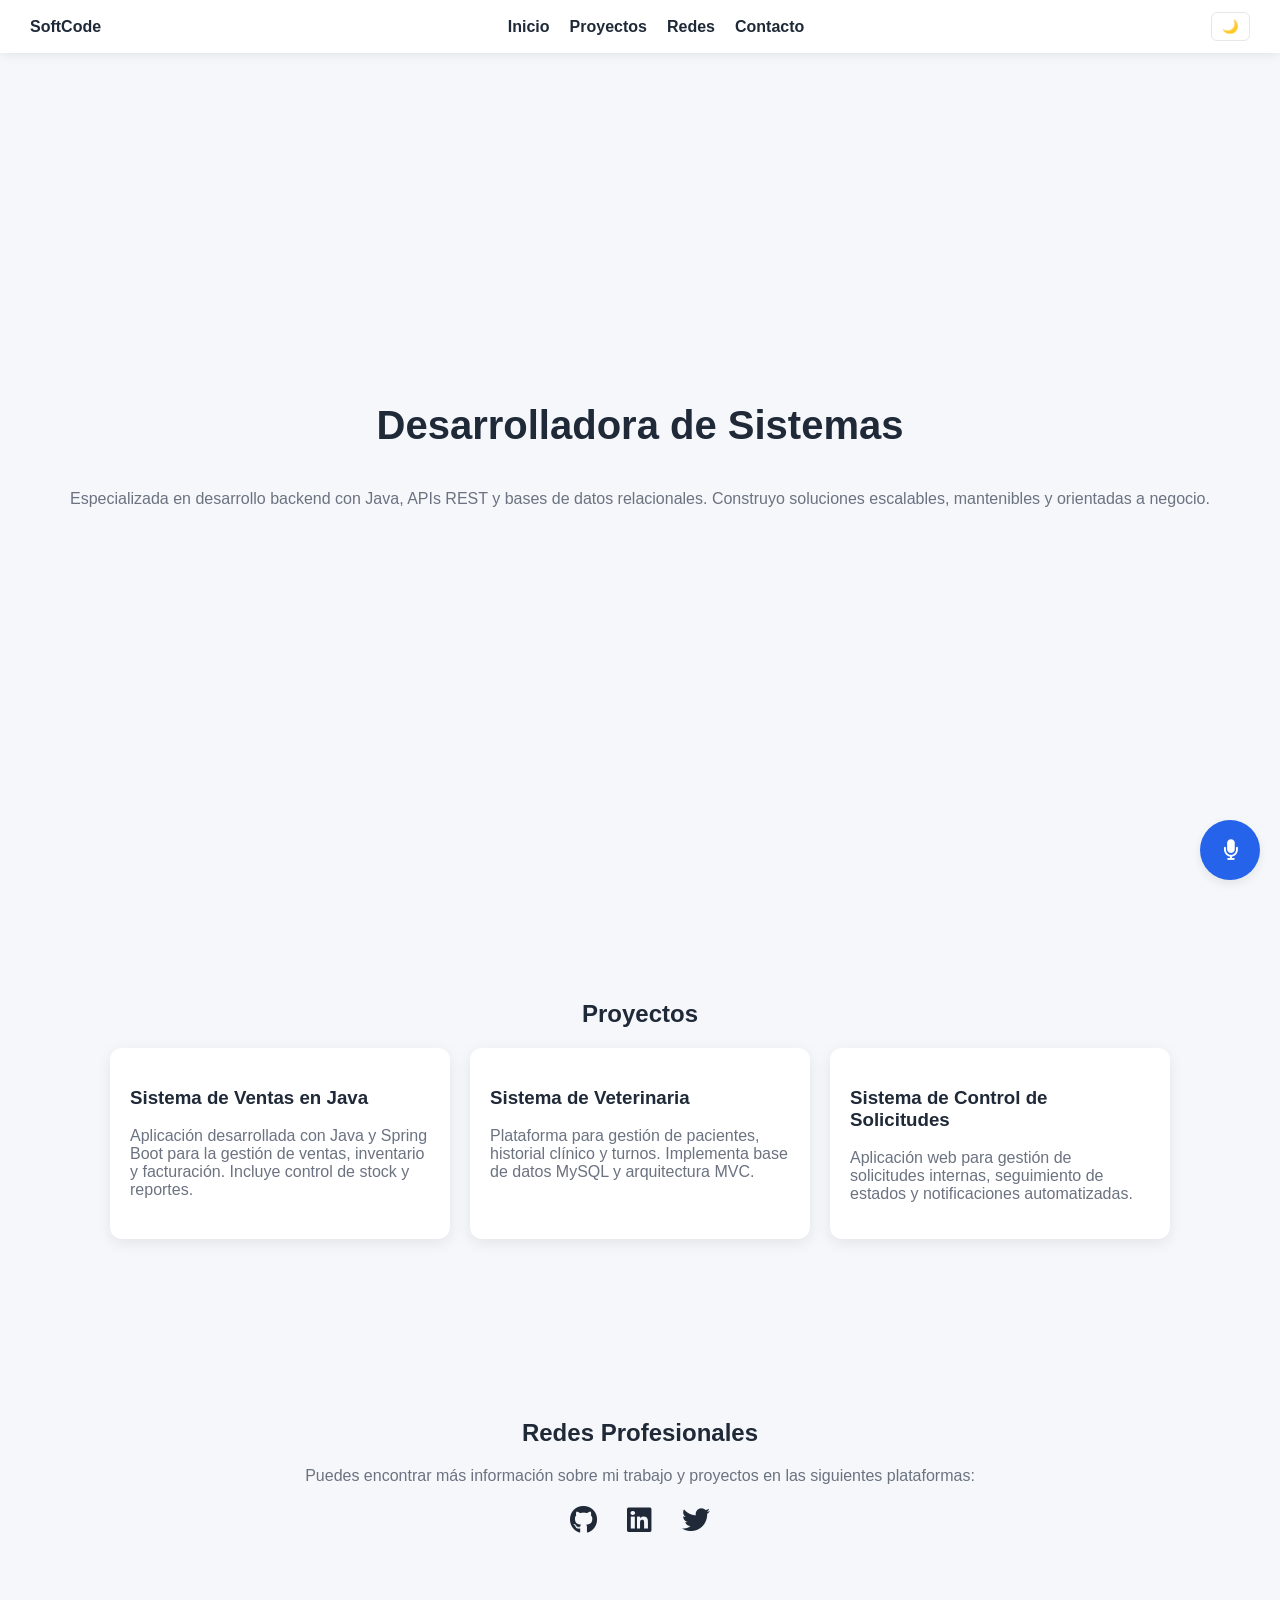
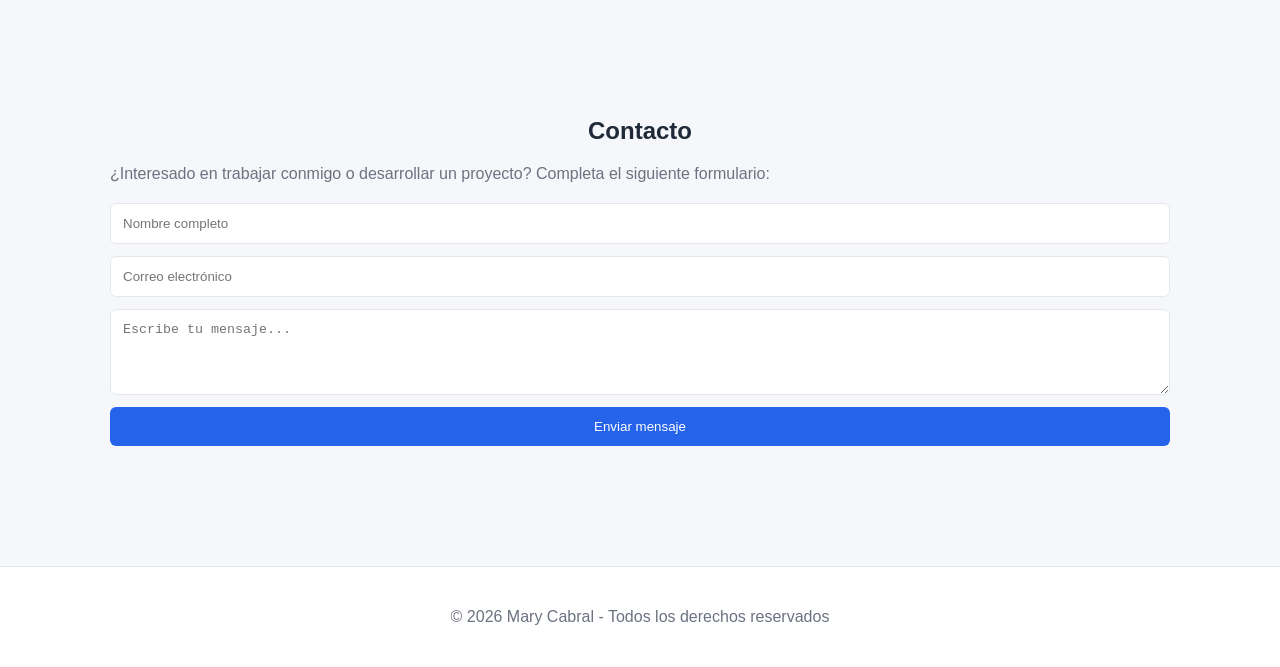
<file: HTML/index.html>
<!DOCTYPE html>
<html lang="es">
<head>
  <meta charset="UTF-8">
  <meta name="viewport" content="width=device-width, initial-scale=1.0">
  <title>Perfil Profesional</title>

  <!-- Iconos -->
    <link rel="stylesheet" href="https://cdnjs.cloudflare.com/ajax/libs/font-awesome/6.5.0/css/all.min.css">
    <link rel="stylesheet" href="/CSS/style.css">

</head>

<body>

<nav>
  <div><strong>SoftCode</strong></div>
  <ul>
    <li><a href="#inicio">Inicio</a></li>
    <li><a href="#proyectos">Proyectos</a></li>
    <li><a href="#redes">Redes</a></li>
    <li><a href="#contacto">Contacto</a></li>
  </ul>
  <button class="theme-btn" onclick="toggleTheme()">🌙</button>
</nav>

<header id="inicio">
  <h1 class="texto">Desarrolladora de Sistemas</h1>
  <p class="texto">Especializada en desarrollo backend con Java, APIs REST y bases de datos relacionales. Construyo soluciones escalables, mantenibles y orientadas a negocio.</p>
</header>

<section id="proyectos">
  <h2>Proyectos</h2>
  <div class="projects">
    <div class="card">
      <h3>Sistema de Ventas en Java</h3>
      <p>Aplicación desarrollada con Java y Spring Boot para la gestión de ventas, inventario y facturación. Incluye control de stock y reportes.</p>
    </div>
    <div class="card">
      <h3>Sistema de Veterinaria</h3>
      <p>Plataforma para gestión de pacientes, historial clínico y turnos. Implementa base de datos MySQL y arquitectura MVC.</p>
    </div>
    <div class="card">
      <h3>Sistema de Control de Solicitudes</h3>
      <p>Aplicación web para gestión de solicitudes internas, seguimiento de estados y notificaciones automatizadas.</p>
    </div>
  </div>
</section>

<section id="redes">
  <h2 style="text-align:center">Redes Profesionales</h2>
  <p style="text-align:center">Puedes encontrar más información sobre mi trabajo y proyectos en las siguientes plataformas:</p>
  <div class="social">
    <a href="#"><i class="fab fa-github"></i></a>
    <a href="#"><i class="fab fa-linkedin"></i></a>
    <a href="#"><i class="fab fa-twitter"></i></a>
  </div>
</section>

<section id="contacto">
  <h2>Contacto</h2>
  <p>¿Interesado en trabajar conmigo o desarrollar un proyecto? Completa el siguiente formulario:</p>
  <form>
    <input type="text" placeholder="Nombre completo" required>
    <input type="email" placeholder="Correo electrónico" required>
    <textarea rows="4" placeholder="Escribe tu mensaje..."></textarea>
    <button class="submit-btn" type="submit">Enviar mensaje</button>
  </form>
</section>

<footer>
  <p>© 2026 Mary Cabral - Todos los derechos reservados</p>
</footer>

<button class="voice-btn" onclick="startVoice()"><i class="fas fa-microphone"></i></button>

<script>
  function toggleTheme() {
    document.body.classList.toggle('dark');
    localStorage.setItem('theme', document.body.classList.contains('dark') ? 'dark' : 'light');
  }

  // Cargar tema guardado
  (function() {
    const saved = localStorage.getItem('theme');
    if (saved === 'dark') document.body.classList.add('dark');
  })();

  function startVoice() {
    const recognition = new (window.SpeechRecognition || window.webkitSpeechRecognition)();
    recognition.lang = 'es-ES';

    recognition.start();

    recognition.onresult = function(event) {
      const command = event.results[0][0].transcript.toLowerCase();

      if (command.includes('inicio')) location.href = '#inicio';
      if (command.includes('proyectos')) location.href = '#proyectos';
      if (command.includes('redes')) location.href = '#redes';
      if (command.includes('contacto')) location.href = '#contacto';
    }
  }
</script>

</body>
</html>
</file>
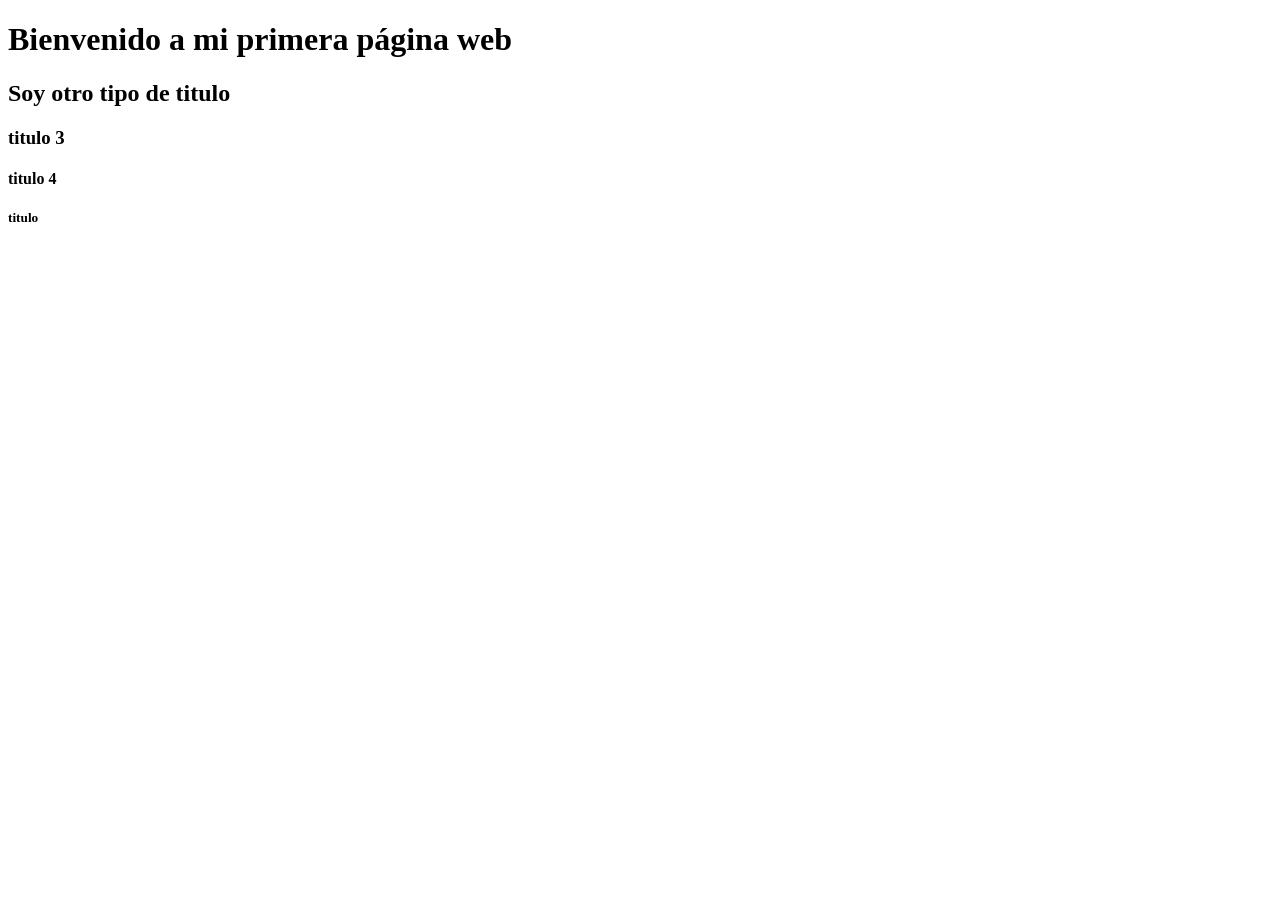
<file: HTML/01.html>
<!DOCTYPE html>
<html lang="en">
<head>
    <meta charset="UTF-8">
    <meta name="viewport" content="width=device-width, initial-scale=1.0">
    <title>Mi primera página web</title>
</head>
<body>
    <!--Comentario-->
    <h1>Bienvenido a mi primera página web</h1>
    <h2>Soy otro tipo de titulo</h2>
    <h3>titulo 3</h3>
    <h4>titulo 4</h4>
    <h5>titulo</h5>
</body>
</html>
</file>
<file: CSS/style.css>
:root {
      --bg: #f5f7fa;
      --bg-secondary: #ffffff;
      --text: #1f2937;
      --text-muted: #6b7280;
      --primary: #2563eb;
      --accent: #3b82f6;
      --border: #e5e7eb;
      --shadow: rgba(0,0,0,0.08);
    }

    body.dark {
      --bg: #0f172a;
      --bg-secondary: #1e293b;
      --text: #e2e8f0;
      --text-muted: #94a3b8;
      --primary: #60a5fa;
      --accent: #3b82f6;
      --border: #334155;
      --shadow: rgba(0,0,0,0.4);
    }

    * {
      box-sizing: border-box;
    }

    body {
      margin: 0;
      font-family: 'Segoe UI', Tahoma, Geneva, Verdana, sans-serif;
      background: var(--bg);
      color: var(--text);
      transition: background 0.3s, color 0.3s;
    }

    h1, h2, h3 {
      color: var(--text);
    }

    h2{
      text-align: center;
    }

    p {
      color: var(--text-muted);
    }

    nav {
      position: fixed;
      top: 0;
      width: 100%;
      background: var(--bg-secondary);
      display: flex;
      justify-content: space-between;
      align-items: center;
      padding: 12px 30px;
      box-shadow: 0 2px 10px var(--shadow);
      z-index: 1000;
    }

    nav ul {
      list-style: none;
      display: flex;
      gap: 20px;
      margin: 0;
      padding: 0;
    }

    nav a {
      text-decoration: none;
      color: var(--text);
      font-weight: 600;
      transition: 0.2s;
    }

    nav a:hover {
      color: var(--primary);
    }

    .theme-btn {
      background: none;
      border: 1px solid var(--border);
      padding: 6px 10px;
      cursor: pointer;
      border-radius: 6px;
      color: var(--text);
    }

    header {
      height: 100vh;
      display: flex;
      justify-content: center;
      align-items: center;
      flex-direction: column;
      text-align: center;
      padding: 20px;
      background-image: url('https://static.vecteezy.com/system/resources/thumbnails/011/545/792/small/abstract-luxury-glowing-lines-curved-overlapping-on-dark-blue-background-free-vector.jpg');
      background-attachment: fixed;
      background-size: cover;
    }

    header h1 {
      font-size: 2.5rem;
    }

    section {
      padding: 80px 20px;
      max-width: 1100px;
      margin: auto;
    }

    .projects {
      display: grid;
      grid-template-columns: repeat(auto-fit, minmax(250px, 1fr));
      gap: 20px;
    }

    .card {
      background: var(--bg-secondary);
      padding: 20px;
      border-radius: 12px;
      box-shadow: 0 4px 15px var(--shadow);
      transition: transform 0.2s;
    }

    .card:hover {
      transform: translateY(-5px);
    }

    .social {
      display: flex;
      justify-content: center;
      align-items: center;
      gap: 30px;
      margin-top: 20px;
    }

    .social a {
      font-size: 28px;
      color: var(--text);
      transition: 0.3s;
    }

    .social a:hover {
      color: var(--primary);
      transform: scale(1.2);
    }

    form {
      display: flex;
      flex-direction: column;
      gap: 12px;
      margin-top: 20px;
    }

    input, textarea {
      padding: 12px;
      border-radius: 6px;
      border: 1px solid var(--border);
      background: var(--bg-secondary);
      color: var(--text);
    }

    button.submit-btn {
      background: var(--primary);
      color: white;
      border: none;
      padding: 12px;
      border-radius: 6px;
      cursor: pointer;
    }

    footer {
      text-align: center;
      padding: 25px;
      background: var(--bg-secondary);
      border-top: 1px solid var(--border);
      margin-top: 40px;
    }

    .voice-btn {
      position: fixed;
      bottom: 20px;
      right: 20px;
      background: var(--primary);
      color: white;
      border: none;
      border-radius: 50%;
      width: 60px;
      height: 60px;
      font-size: 20px;
      cursor: pointer;
      box-shadow: 0 4px 10px var(--shadow);
    }
</file>
